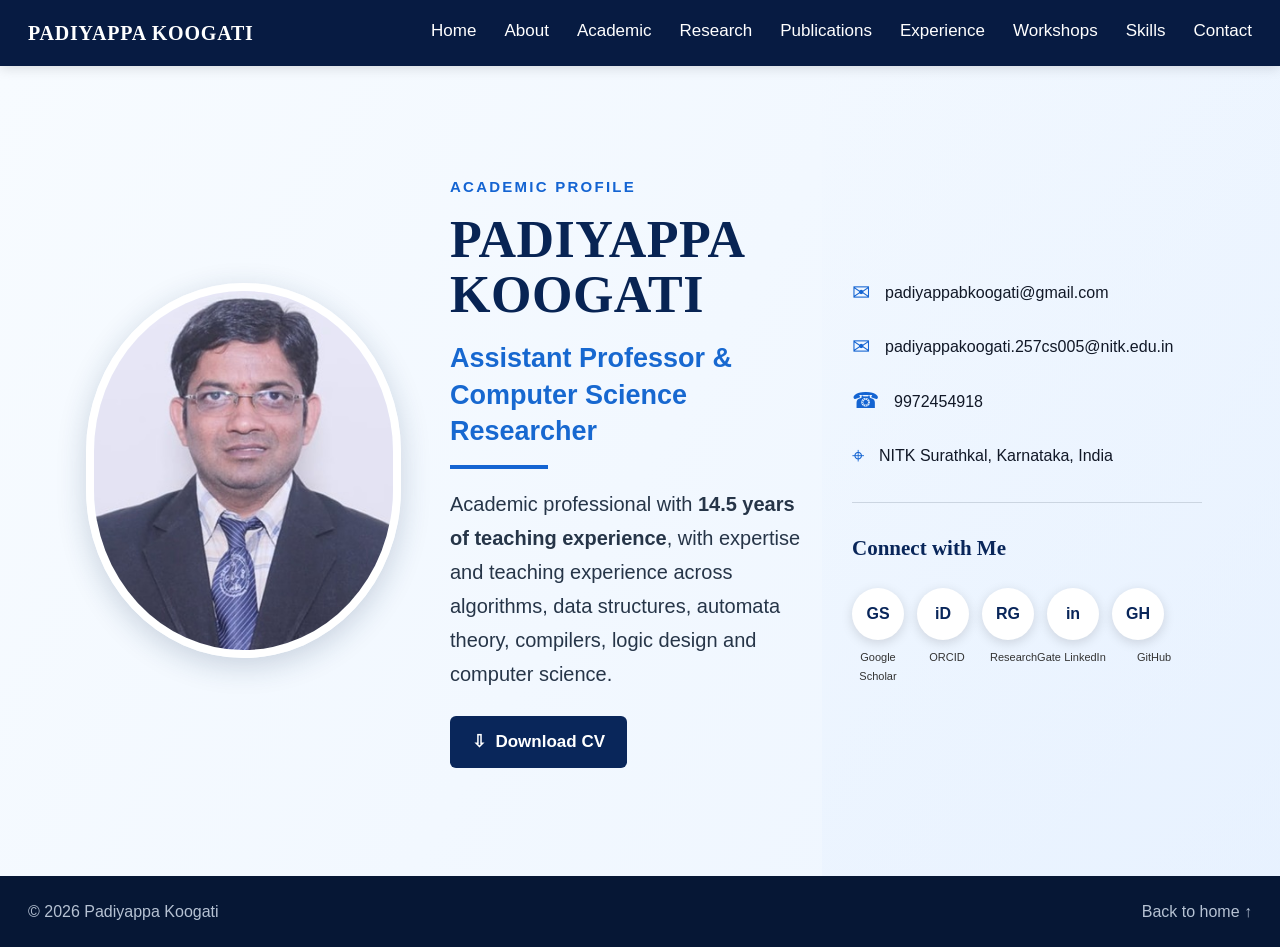
<file: index.html>
<!DOCTYPE html>
<html lang="en">
<head>
<meta charset="UTF-8">
<meta name="viewport" content="width=device-width, initial-scale=1.0">
<meta name="description" content="Academic personal website of Padiyappa Koogati">
<title>Padiyappa Koogati | Home</title>
<link rel="stylesheet" href="style.css">

<style>
body { font-size: 18px !important; line-height: 1.7 !important; }
.nav-links a { font-size: 17px !important; }
.brand { font-size: 20px !important; }
.small-label { font-size: 15px !important; }
.hero h1 { font-size: 52px !important; line-height: 1.05 !important; }
.hero h2 { font-size: 27px !important; line-height: 1.35 !important; }
.hero .intro { font-size: 20px !important; line-height: 1.7 !important; }
.section h2, .contact h2 { font-size: 34px !important; line-height: 1.25 !important; }
.section h3, .contact h3 { font-size: 21px !important; }
p, li { font-size: 18px !important; }
table { font-size: 17px !important; }
th, td { padding: 14px 16px !important; }
.quick-card b { font-size: 17px !important; }
.quick-card small { font-size: 15px !important; }
.interest p, .subjects p, .experience-list p, .experience-list small,
.admin-grid span, .publication p, .pub-grid li, .workshop-grid span,
.skill-block p, .contact-details p, .social-note { font-size: 17px !important; }
.btn { font-size: 17px !important; }
footer { font-size: 16px !important; }

/* Make each menu item a separate page */
.page-section { min-height: calc(100vh - 90px); display:flex; align-items:flex-start; }
</style>

</head>
<body>
<header class="topbar">
<nav class="nav">
<a class="brand" href="home.html">PADIYAPPA KOOGATI</a>
<button class="menu-btn" aria-label="Open menu">☰</button>
<div class="nav-links">
<a href="home.html" class="active">Home</a>
<a href="about.html">About</a>
<a href="academic.html">Academic</a>
<a href="research.html">Research</a>
<a href="publications.html">Publications</a>
<a href="experience.html">Experience</a>
<a href="workshops.html">Workshops</a>
<a href="skills.html">Skills</a>
<a href="contact.html">Contact</a>
</div>
</nav>
</header>
<main>
<section class="page-section hero">
  <div class="hero-inner">
    <div class="portrait-wrap">
      <img src="profile.jpg" alt="Padiyappa Koogati" class="portrait">
    </div>

    <div class="hero-main">
      <p class="small-label">ACADEMIC PROFILE</p>
      <h1>PADIYAPPA<br>KOOGATI</h1>
      <h2>Assistant Professor &amp;<br>Computer Science Researcher</h2>
      <div class="blue-line"></div>
      <p class="intro">
        Academic professional with <strong>14.5 years of teaching experience</strong>,
        with expertise and teaching experience across algorithms, data structures,
        automata theory, compilers, logic design and computer science.
      </p>
      <div class="buttons">
        <a class="btn primary" href="Padiyappa_Koogati_CV.docx" download>⇩&nbsp; Download CV</a>
       
      </div>
    </div>

    <aside class="hero-contact">
      <div class="contact-item"><span>✉</span><a href="mailto:padiyappabkoogati@gmail.com">padiyappabkoogati@gmail.com</a></div>
      <div class="contact-item"><span>✉</span><a href="mailto:padiyappakoogati.257cs005@nitk.edu.in">padiyappakoogati.257cs005@nitk.edu.in</a></div>
      <div class="contact-item"><span>☎</span><a href="tel:+919972454918">9972454918</a></div>
      <div class="contact-item"><span>⌖</span><span>NITK Surathkal, Karnataka, India</span></div>
      <hr>
      <h3>Connect with Me</h3>
      <div class="socials">
        <a href="https://scholar.google.com/citations?user=iHSRL0gAAAAJ&hl=en&authuser=1" title="Google Scholar">GS</a>
        <a href="https://orcid.org/0009-0002-5675-0671" title="ORCID">iD</a>
        <a href="https://www.researchgate.net/profile/Padiyappa-Koogati" title="ResearchGate">RG</a>
        <a href="https://www.linkedin.com/feed/" title="LinkedIn">in</a>
        <a href="https://github.com/Padiyappa" title="GitHub">GH</a>
      </div>
      <div class="social-labels"><span>Google<br>Scholar</span><span>ORCID</span><span>ResearchGate</span><span>LinkedIn</span><span>GitHub</span></div>
      
    </aside>
  </div>
</section>
</main>
<footer><span>© 2026 Padiyappa Koogati</span><a href="home.html">Back to home ↑</a></footer>

<script>
const btn=document.querySelector('.menu-btn');
const nav=document.querySelector('.nav-links');
if (btn) btn.addEventListener('click',()=>nav.classList.toggle('open'));
document.querySelectorAll('.nav-links a').forEach(a=>a.addEventListener('click',()=>nav.classList.remove('open')));
</script>

</body>
</html>
</file>
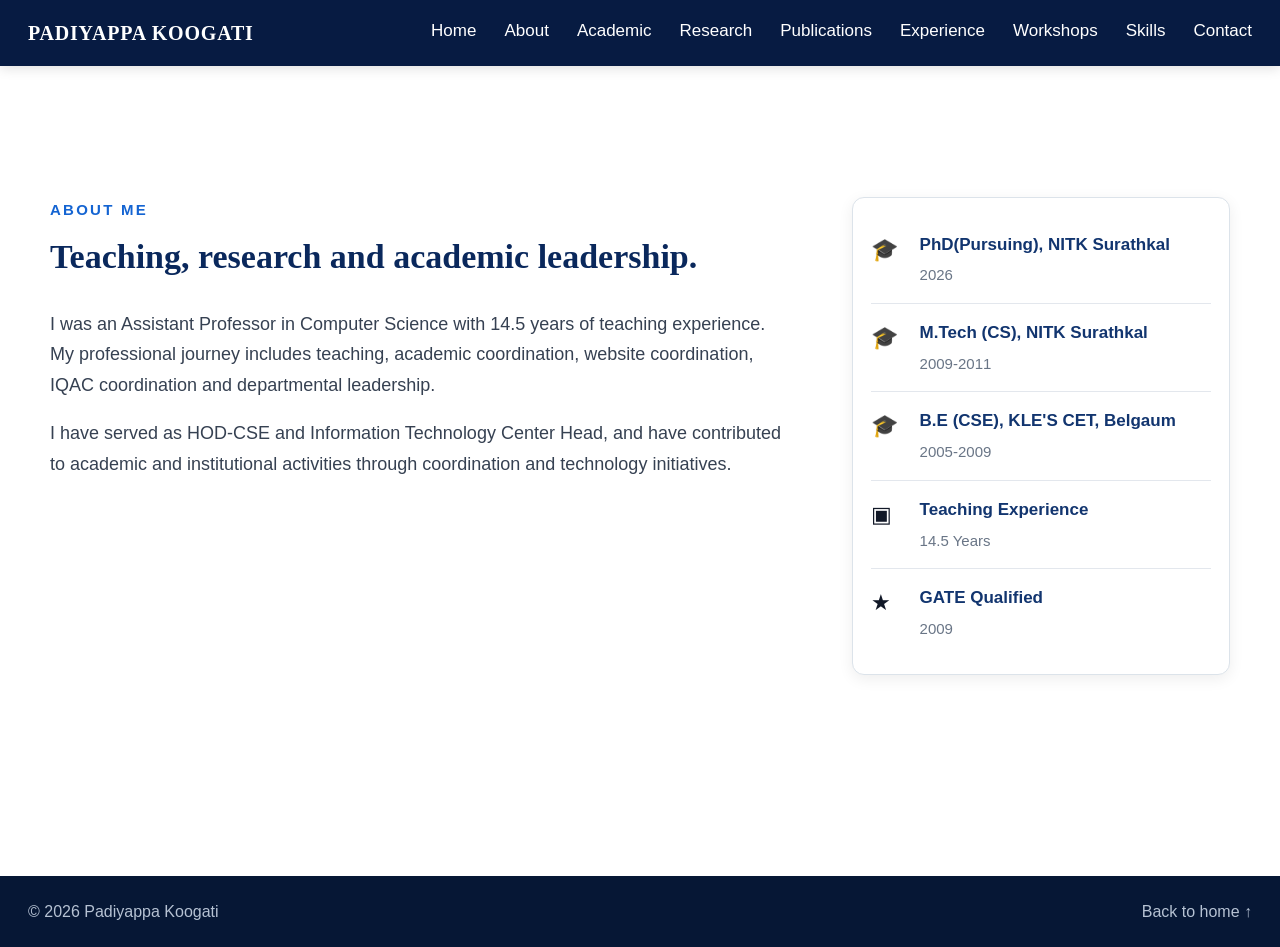
<file: about.html>
<!DOCTYPE html>
<html lang="en">
<head>
<meta charset="UTF-8">
<meta name="viewport" content="width=device-width, initial-scale=1.0">
<meta name="description" content="Academic personal website of Padiyappa Koogati">
<title>Padiyappa Koogati | About</title>
<link rel="stylesheet" href="style.css">

<style>
body { font-size: 18px !important; line-height: 1.7 !important; }
.nav-links a { font-size: 17px !important; }
.brand { font-size: 20px !important; }
.small-label { font-size: 15px !important; }
.hero h1 { font-size: 52px !important; line-height: 1.05 !important; }
.hero h2 { font-size: 27px !important; line-height: 1.35 !important; }
.hero .intro { font-size: 20px !important; line-height: 1.7 !important; }
.section h2, .contact h2 { font-size: 34px !important; line-height: 1.25 !important; }
.section h3, .contact h3 { font-size: 21px !important; }
p, li { font-size: 18px !important; }
table { font-size: 17px !important; }
th, td { padding: 14px 16px !important; }
.quick-card b { font-size: 17px !important; }
.quick-card small { font-size: 15px !important; }
.interest p, .subjects p, .experience-list p, .experience-list small,
.admin-grid span, .publication p, .pub-grid li, .workshop-grid span,
.skill-block p, .contact-details p, .social-note { font-size: 17px !important; }
.btn { font-size: 17px !important; }
footer { font-size: 16px !important; }

/* Make each menu item a separate page */
.page-section { min-height: calc(100vh - 90px); display:flex; align-items:flex-start; }
</style>

</head>
<body>
<header class="topbar">
<nav class="nav">
<a class="brand" href="home.html">PADIYAPPA KOOGATI</a>
<button class="menu-btn" aria-label="Open menu">☰</button>
<div class="nav-links">
<a href="home.html">Home</a>
<a href="about.html" class="active">About</a>
<a href="academic.html">Academic</a>
<a href="research.html">Research</a>
<a href="publications.html">Publications</a>
<a href="experience.html">Experience</a>
<a href="workshops.html">Workshops</a>
<a href="skills.html">Skills</a>
<a href="contact.html">Contact</a>
</div>
</nav>
</header>
<main>
<section class="page-section section about">
  <div class="section-inner about-grid">
    <div>
      <p class="small-label">ABOUT ME</p>
      <h2>Teaching, research and academic leadership.</h2>
      <p class="text">
        I was an Assistant Professor in Computer Science with 14.5 years of teaching
        experience. My professional journey includes teaching, academic coordination,
        website coordination, IQAC coordination and departmental leadership.
      </p>
      <p class="text">
        I have served as HOD-CSE and Information Technology Center Head, and have
        contributed to academic and institutional activities through coordination
        and technology initiatives.
      </p>
    </div>
    <div class="quick-card">
      <div class="quick-row"><span class="icon">🎓</span><div><b>PhD(Pursuing), NITK Surathkal</b><small>2026 </div></div>
      <div class="quick-row"><span class="icon">🎓</span><div><b>M.Tech (CS), NITK Surathkal</b><small>2009-2011 </div></div>
      <div class="quick-row"><span class="icon">🎓</span><div><b>B.E (CSE), KLE'S CET, Belgaum</b><small>2005-2009 </div></div>
      <div class="quick-row"><span class="icon">▣</span><div><b>Teaching Experience</b><small>14.5 Years</small></div></div>
      <div class="quick-row"><span class="icon">★</span><div><b>GATE Qualified</b><small>2009</small></div></div>
    </div>
  </div>
</section>
</main>
<footer><span>© 2026 Padiyappa Koogati</span><a href="home.html">Back to home ↑</a></footer>

<script>
const btn=document.querySelector('.menu-btn');
const nav=document.querySelector('.nav-links');
if (btn) btn.addEventListener('click',()=>nav.classList.toggle('open'));
document.querySelectorAll('.nav-links a').forEach(a=>a.addEventListener('click',()=>nav.classList.remove('open')));
</script>

</body>
</html>
</file>
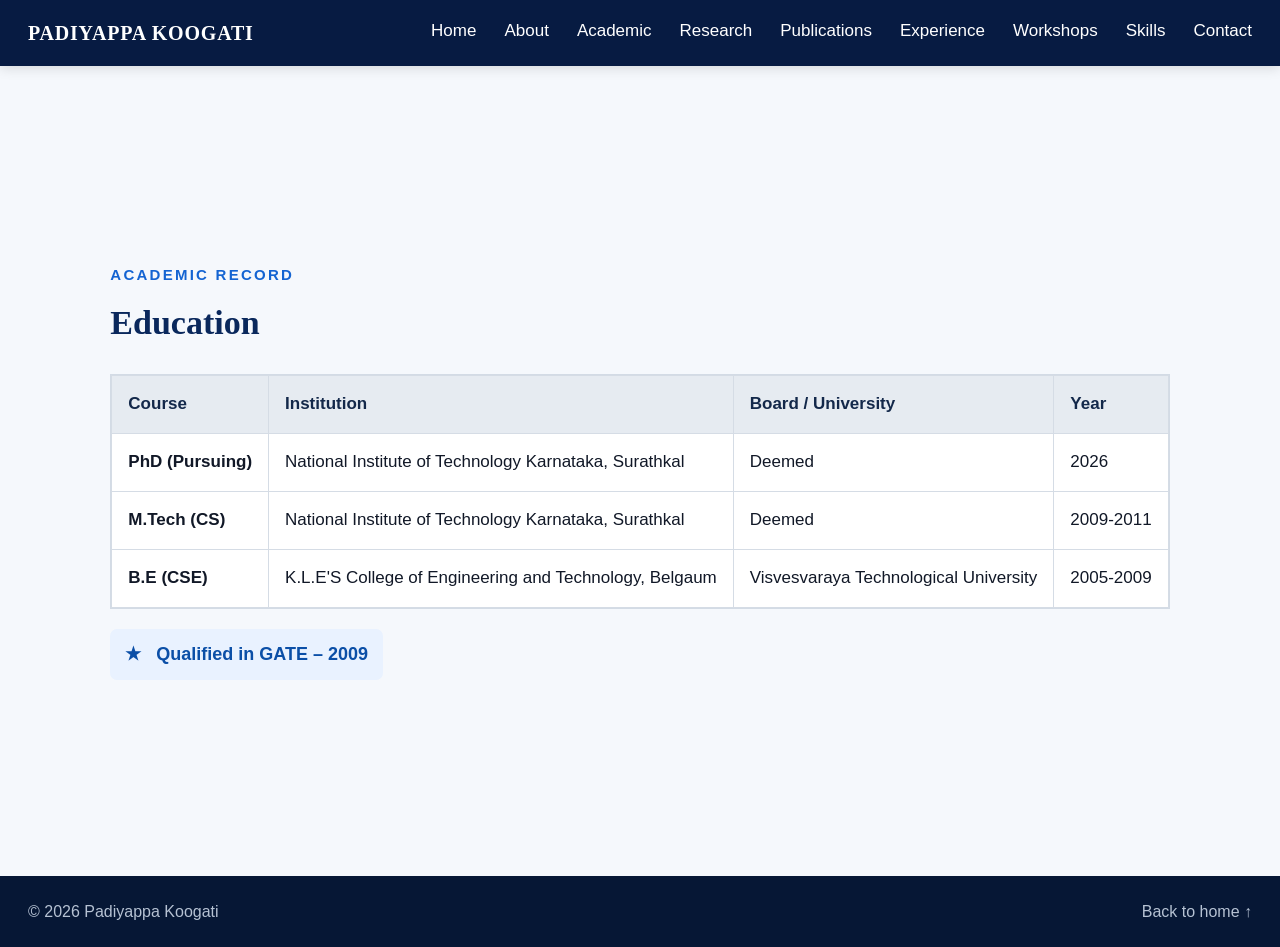
<file: academic.html>
<!DOCTYPE html>
<html lang="en">
<head>
<meta charset="UTF-8">
<meta name="viewport" content="width=device-width, initial-scale=1.0">
<meta name="description" content="Academic personal website of Padiyappa Koogati">
<title>Padiyappa Koogati | Academic</title>
<link rel="stylesheet" href="style.css">

<style>
body { font-size: 18px !important; line-height: 1.7 !important; }
.nav-links a { font-size: 17px !important; }
.brand { font-size: 20px !important; }
.small-label { font-size: 15px !important; }
.hero h1 { font-size: 52px !important; line-height: 1.05 !important; }
.hero h2 { font-size: 27px !important; line-height: 1.35 !important; }
.hero .intro { font-size: 20px !important; line-height: 1.7 !important; }
.section h2, .contact h2 { font-size: 34px !important; line-height: 1.25 !important; }
.section h3, .contact h3 { font-size: 21px !important; }
p, li { font-size: 18px !important; }
table { font-size: 17px !important; }
th, td { padding: 14px 16px !important; }
.quick-card b { font-size: 17px !important; }
.quick-card small { font-size: 15px !important; }
.interest p, .subjects p, .experience-list p, .experience-list small,
.admin-grid span, .publication p, .pub-grid li, .workshop-grid span,
.skill-block p, .contact-details p, .social-note { font-size: 17px !important; }
.btn { font-size: 17px !important; }
footer { font-size: 16px !important; }

/* Make each menu item a separate page */
.page-section { min-height: calc(100vh - 90px); display:flex; align-items:flex-start; }
</style>

</head>
<body>
<header class="topbar">
<nav class="nav">
<a class="brand" href="home.html">PADIYAPPA KOOGATI</a>
<button class="menu-btn" aria-label="Open menu">☰</button>
<div class="nav-links">
<a href="home.html">Home</a>
<a href="about.html">About</a>
<a href="academic.html" class="active">Academic</a>
<a href="research.html">Research</a>
<a href="publications.html">Publications</a>
<a href="experience.html">Experience</a>
<a href="workshops.html">Workshops</a>
<a href="skills.html">Skills</a>
<a href="contact.html">Contact</a>
</div>
</nav>
</header>
<main>
<section class="page-section section light">
  <div class="section-inner">
    <p class="small-label">ACADEMIC RECORD</p>
    <h2>Education</h2>
    <div class="table-wrap">
      <table>
        <thead><tr><th>Course</th><th>Institution</th><th>Board / University</th><th>Year</th></tr></thead>
        <tbody>
          <tr><td>PhD (Pursuing)</td><td>National Institute of Technology Karnataka, Surathkal</td><td>Deemed</td><td>2026</td></tr>
          <tr><td>M.Tech (CS)</td><td>National Institute of Technology Karnataka, Surathkal</td><td>Deemed</td><td>2009-2011</td></tr>
          <tr><td>B.E (CSE)</td><td>K.L.E'S College of Engineering and Technology, Belgaum</td><td>Visvesvaraya Technological University</td><td>2005-2009</td></tr>
        </tbody>
      </table>
    </div>
    <div class="gate">★ &nbsp; Qualified in GATE – 2009</div>
  </div>
</section>
</main>
<footer><span>© 2026 Padiyappa Koogati</span><a href="home.html">Back to home ↑</a></footer>

<script>
const btn=document.querySelector('.menu-btn');
const nav=document.querySelector('.nav-links');
if (btn) btn.addEventListener('click',()=>nav.classList.toggle('open'));
document.querySelectorAll('.nav-links a').forEach(a=>a.addEventListener('click',()=>nav.classList.remove('open')));
</script>

</body>
</html>
</file>
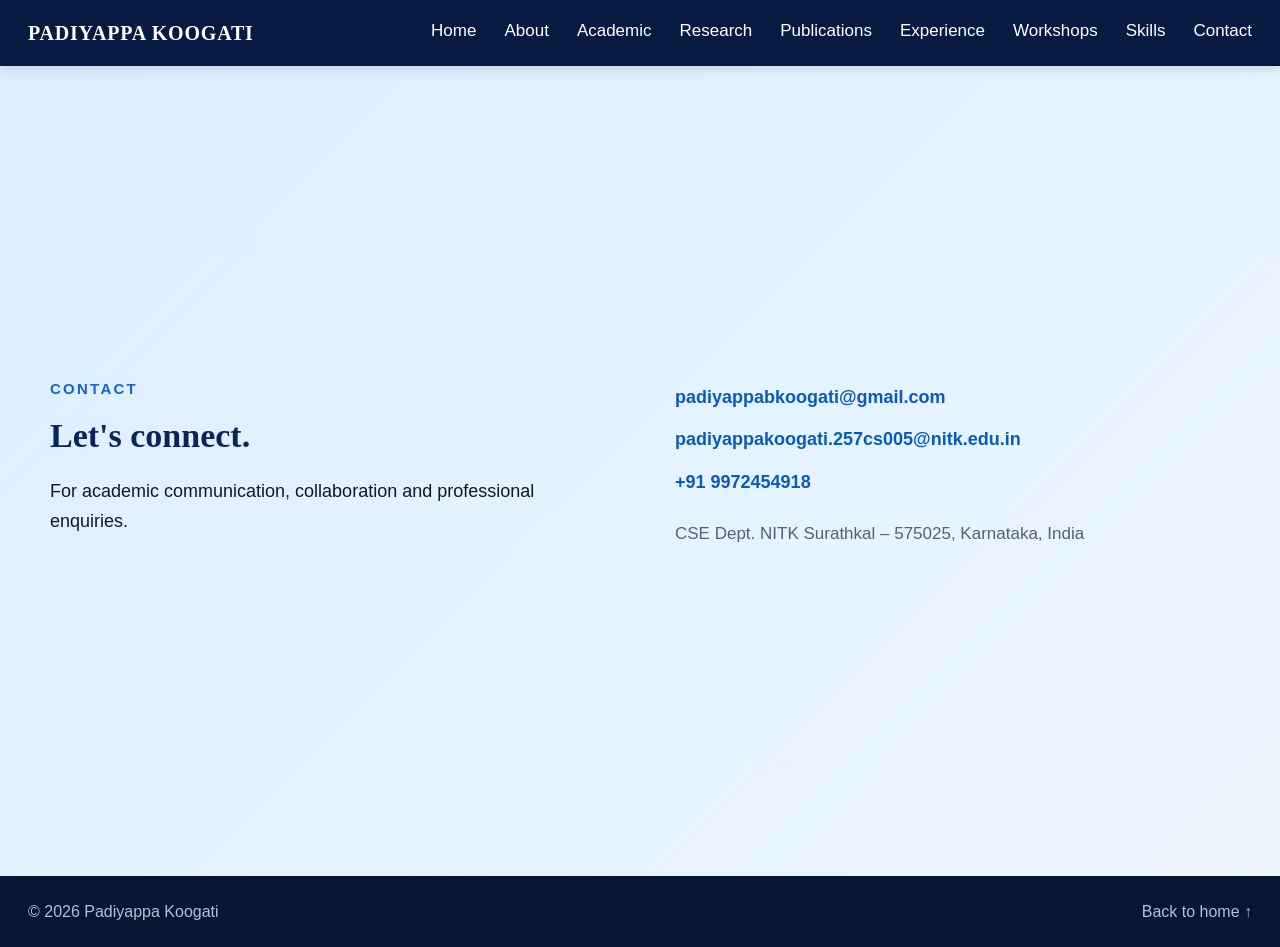
<file: contact.html>
<!DOCTYPE html>
<html lang="en">
<head>
<meta charset="UTF-8">
<meta name="viewport" content="width=device-width, initial-scale=1.0">
<meta name="description" content="Academic personal website of Padiyappa Koogati">
<title>Padiyappa Koogati | Contact</title>
<link rel="stylesheet" href="style.css">

<style>
body { font-size: 18px !important; line-height: 1.7 !important; }
.nav-links a { font-size: 17px !important; }
.brand { font-size: 20px !important; }
.small-label { font-size: 15px !important; }
.hero h1 { font-size: 52px !important; line-height: 1.05 !important; }
.hero h2 { font-size: 27px !important; line-height: 1.35 !important; }
.hero .intro { font-size: 20px !important; line-height: 1.7 !important; }
.section h2, .contact h2 { font-size: 34px !important; line-height: 1.25 !important; }
.section h3, .contact h3 { font-size: 21px !important; }
p, li { font-size: 18px !important; }
table { font-size: 17px !important; }
th, td { padding: 14px 16px !important; }
.quick-card b { font-size: 17px !important; }
.quick-card small { font-size: 15px !important; }
.interest p, .subjects p, .experience-list p, .experience-list small,
.admin-grid span, .publication p, .pub-grid li, .workshop-grid span,
.skill-block p, .contact-details p, .social-note { font-size: 17px !important; }
.btn { font-size: 17px !important; }
footer { font-size: 16px !important; }

/* Make each menu item a separate page */
.page-section { min-height: calc(100vh - 90px); display:flex; align-items:flex-start; }
</style>

</head>
<body>
<header class="topbar">
<nav class="nav">
<a class="brand" href="home.html">PADIYAPPA KOOGATI</a>
<button class="menu-btn" aria-label="Open menu">☰</button>
<div class="nav-links">
<a href="home.html">Home</a>
<a href="about.html">About</a>
<a href="academic.html">Academic</a>
<a href="research.html">Research</a>
<a href="publications.html">Publications</a>
<a href="experience.html">Experience</a>
<a href="workshops.html">Workshops</a>
<a href="skills.html">Skills</a>
<a href="contact.html" class="active">Contact</a>
</div>
</nav>
</header>
<main>
<section class="page-section contact">
  <div class="contact-inner">
    <div>
      <p class="small-label">CONTACT</p>
      <h2>Let's connect.</h2>
      <p>For academic communication, collaboration and professional enquiries.</p>
    </div>
    <div class="contact-details">
      <a href="mailto:padiyappabkoogati@gmail.com">padiyappabkoogati@gmail.com</a>
      <a href="mailto:padiyappakoogati.257cs005@nitk.edu.in">padiyappakoogati.257cs005@nitk.edu.in</a>
      <a href="tel:+919972454918">+91 9972454918</a>
      <p>CSE Dept. NITK Surathkal – 575025, Karnataka, India</p>
    </div>
  </div>
</section>
</main>
<footer><span>© 2026 Padiyappa Koogati</span><a href="home.html">Back to home ↑</a></footer>

<script>
const btn=document.querySelector('.menu-btn');
const nav=document.querySelector('.nav-links');
if (btn) btn.addEventListener('click',()=>nav.classList.toggle('open'));
document.querySelectorAll('.nav-links a').forEach(a=>a.addEventListener('click',()=>nav.classList.remove('open')));
</script>

</body>
</html>
</file>
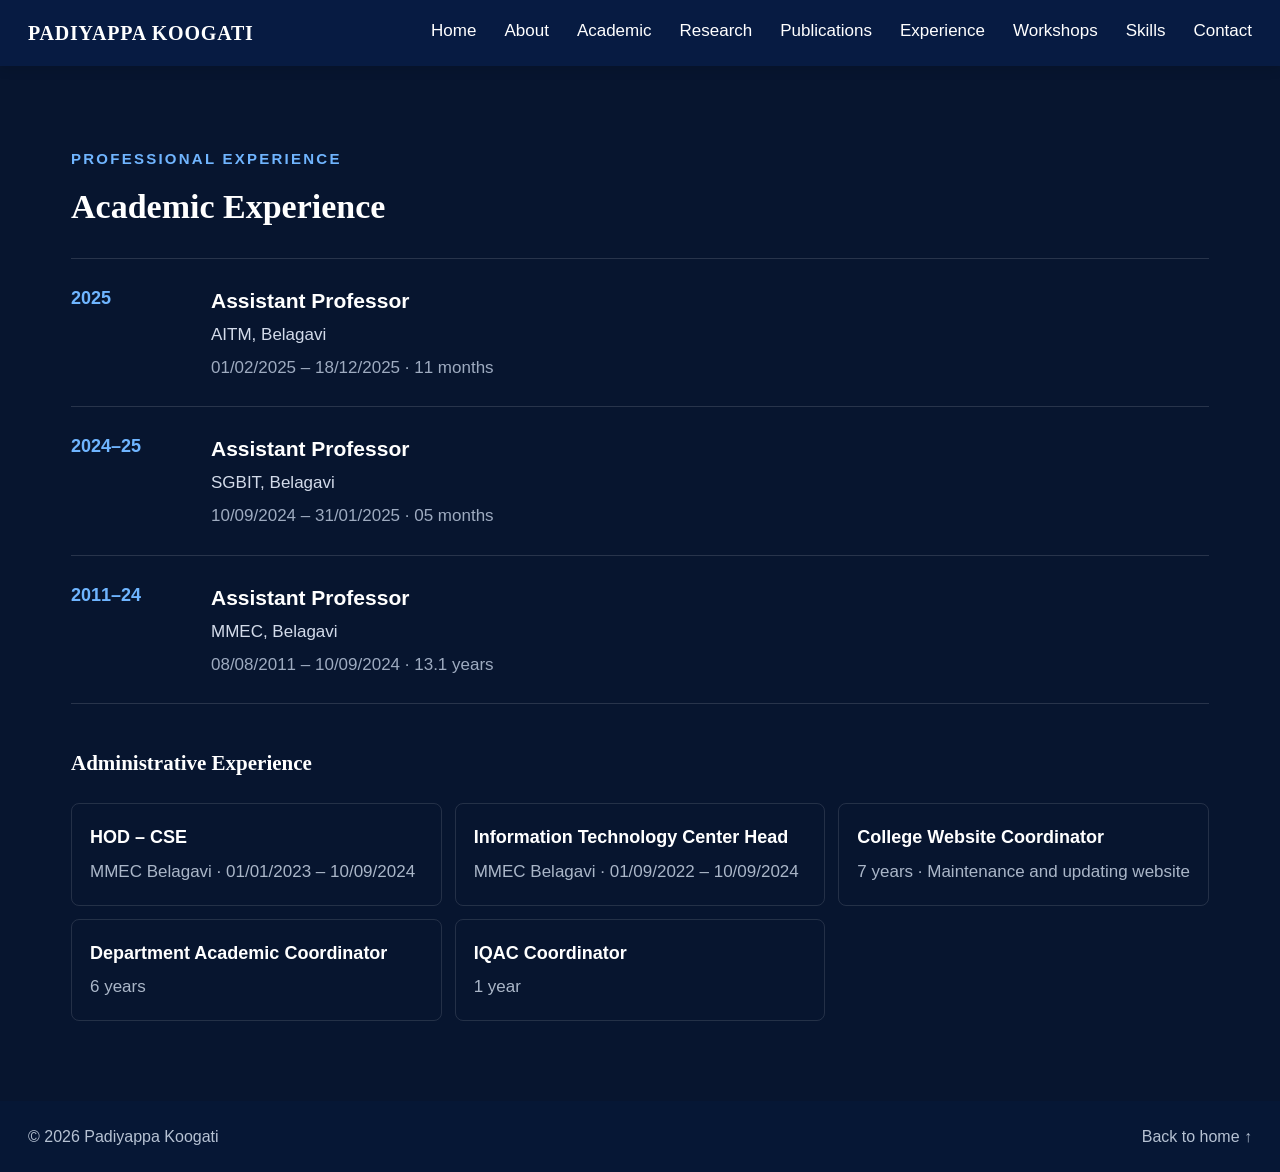
<file: experience.html>
<!DOCTYPE html>
<html lang="en">
<head>
<meta charset="UTF-8">
<meta name="viewport" content="width=device-width, initial-scale=1.0">
<meta name="description" content="Academic personal website of Padiyappa Koogati">
<title>Padiyappa Koogati | Experience</title>
<link rel="stylesheet" href="style.css">

<style>
body { font-size: 18px !important; line-height: 1.7 !important; }
.nav-links a { font-size: 17px !important; }
.brand { font-size: 20px !important; }
.small-label { font-size: 15px !important; }
.hero h1 { font-size: 52px !important; line-height: 1.05 !important; }
.hero h2 { font-size: 27px !important; line-height: 1.35 !important; }
.hero .intro { font-size: 20px !important; line-height: 1.7 !important; }
.section h2, .contact h2 { font-size: 34px !important; line-height: 1.25 !important; }
.section h3, .contact h3 { font-size: 21px !important; }
p, li { font-size: 18px !important; }
table { font-size: 17px !important; }
th, td { padding: 14px 16px !important; }
.quick-card b { font-size: 17px !important; }
.quick-card small { font-size: 15px !important; }
.interest p, .subjects p, .experience-list p, .experience-list small,
.admin-grid span, .publication p, .pub-grid li, .workshop-grid span,
.skill-block p, .contact-details p, .social-note { font-size: 17px !important; }
.btn { font-size: 17px !important; }
footer { font-size: 16px !important; }

/* Make each menu item a separate page */
.page-section { min-height: calc(100vh - 90px); display:flex; align-items:flex-start; }
</style>

</head>
<body>
<header class="topbar">
<nav class="nav">
<a class="brand" href="home.html">PADIYAPPA KOOGATI</a>
<button class="menu-btn" aria-label="Open menu">☰</button>
<div class="nav-links">
<a href="home.html">Home</a>
<a href="about.html">About</a>
<a href="academic.html">Academic</a>
<a href="research.html">Research</a>
<a href="publications.html">Publications</a>
<a href="experience.html" class="active">Experience</a>
<a href="workshops.html">Workshops</a>
<a href="skills.html">Skills</a>
<a href="contact.html">Contact</a>
</div>
</nav>
</header>
<main>
<section class="page-section section dark">
  <div class="section-inner">
    <p class="small-label">PROFESSIONAL EXPERIENCE</p>
    <h2>Academic Experience</h2>
    <div class="experience-list">
      <article><div class="year">2025</div><div><h3>Assistant Professor</h3><p>AITM, Belagavi</p><small>01/02/2025 – 18/12/2025 · 11 months</small></div></article>
      <article><div class="year">2024–25</div><div><h3>Assistant Professor</h3><p>SGBIT, Belagavi</p><small>10/09/2024 – 31/01/2025 · 05 months</small></div></article>
      <article><div class="year">2011–24</div><div><h3>Assistant Professor</h3><p>MMEC, Belagavi</p><small>08/08/2011 – 10/09/2024 · 13.1 years</small></div></article>
    </div>
    <h3 class="subheading">Administrative Experience</h3>
    <div class="admin-grid">
      <div><b>HOD – CSE</b><span>MMEC Belagavi · 01/01/2023 – 10/09/2024</span></div>
      <div><b>Information Technology Center Head</b><span>MMEC Belagavi · 01/09/2022 – 10/09/2024</span></div>
      <div><b>College Website Coordinator</b><span>7 years · Maintenance and updating website</span></div>
      <div><b>Department Academic Coordinator</b><span>6 years</span></div>
      <div><b>IQAC Coordinator</b><span>1 year</span></div>
    </div>
  </div>
</section>
</main>
<footer><span>© 2026 Padiyappa Koogati</span><a href="home.html">Back to home ↑</a></footer>

<script>
const btn=document.querySelector('.menu-btn');
const nav=document.querySelector('.nav-links');
if (btn) btn.addEventListener('click',()=>nav.classList.toggle('open'));
document.querySelectorAll('.nav-links a').forEach(a=>a.addEventListener('click',()=>nav.classList.remove('open')));
</script>

</body>
</html>
</file>
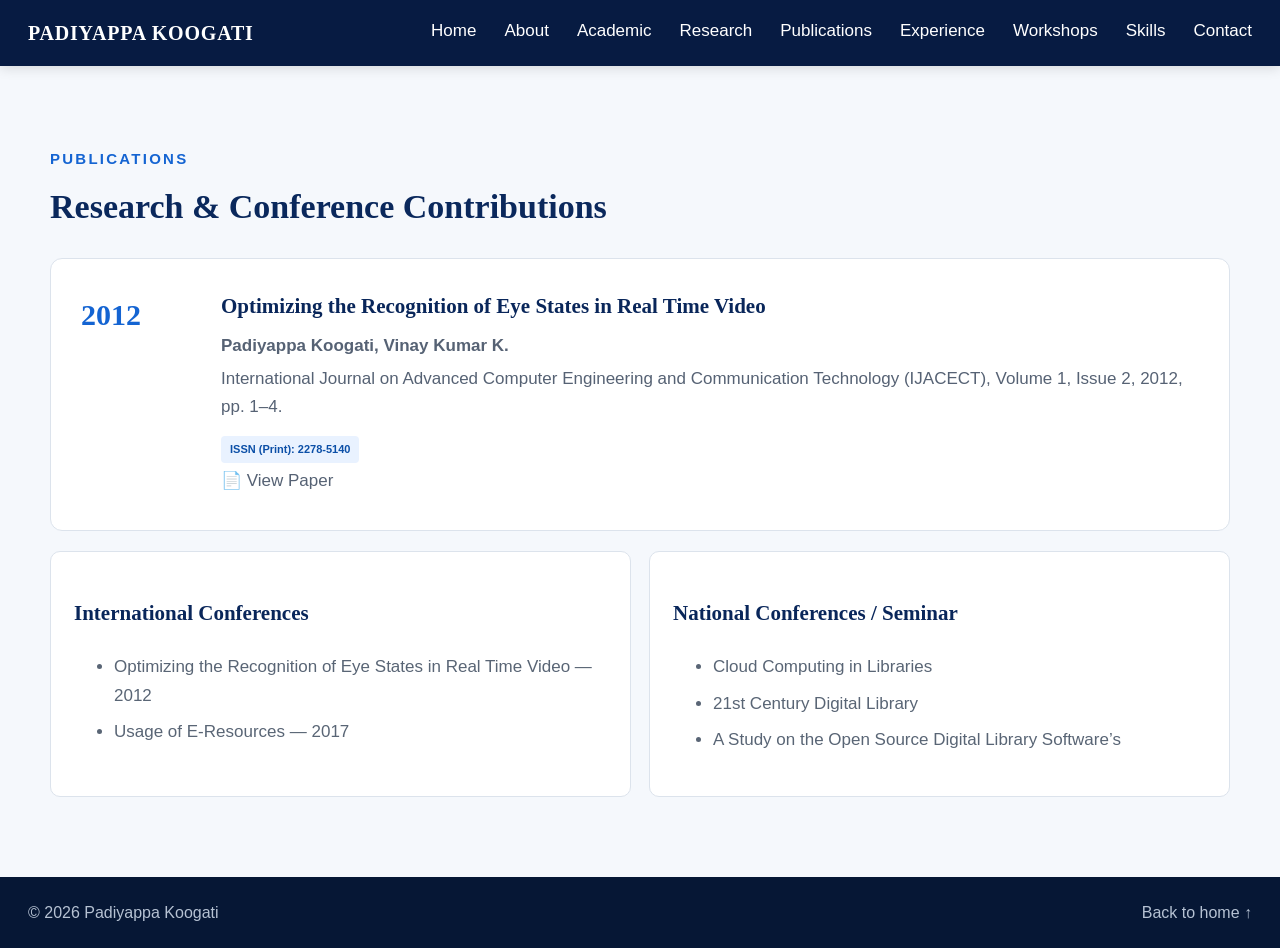
<file: publications.html>
<!DOCTYPE html>
<html lang="en">
<head>
<meta charset="UTF-8">
<meta name="viewport" content="width=device-width, initial-scale=1.0">
<meta name="description" content="Academic personal website of Padiyappa Koogati">
<title>Padiyappa Koogati | Publications</title>
<link rel="stylesheet" href="style.css">

<style>
body { font-size: 18px !important; line-height: 1.7 !important; }
.nav-links a { font-size: 17px !important; }
.brand { font-size: 20px !important; }
.small-label { font-size: 15px !important; }
.hero h1 { font-size: 52px !important; line-height: 1.05 !important; }
.hero h2 { font-size: 27px !important; line-height: 1.35 !important; }
.hero .intro { font-size: 20px !important; line-height: 1.7 !important; }
.section h2, .contact h2 { font-size: 34px !important; line-height: 1.25 !important; }
.section h3, .contact h3 { font-size: 21px !important; }
p, li { font-size: 18px !important; }
table { font-size: 17px !important; }
th, td { padding: 14px 16px !important; }
.quick-card b { font-size: 17px !important; }
.quick-card small { font-size: 15px !important; }
.interest p, .subjects p, .experience-list p, .experience-list small,
.admin-grid span, .publication p, .pub-grid li, .workshop-grid span,
.skill-block p, .contact-details p, .social-note { font-size: 17px !important; }
.btn { font-size: 17px !important; }
footer { font-size: 16px !important; }

/* Make each menu item a separate page */
.page-section { min-height: calc(100vh - 90px); display:flex; align-items:flex-start; }
</style>

</head>
<body>
<header class="topbar">
<nav class="nav">
<a class="brand" href="home.html">PADIYAPPA KOOGATI</a>
<button class="menu-btn" aria-label="Open menu">☰</button>
<div class="nav-links">
<a href="home.html">Home</a>
<a href="about.html">About</a>
<a href="academic.html">Academic</a>
<a href="research.html">Research</a>
<a href="publications.html" class="active">Publications</a>
<a href="experience.html">Experience</a>
<a href="workshops.html">Workshops</a>
<a href="skills.html">Skills</a>
<a href="contact.html">Contact</a>
</div>
</nav>
</header>
<main>
<section class="page-section section light">
  <div class="section-inner">
    <p class="small-label">PUBLICATIONS</p>
    <h2>Research &amp; Conference Contributions</h2>
    <article class="publication">
  <div class="pub-year">2012</div>

  <div>
    <h3>Optimizing the Recognition of Eye States in Real Time Video</h3>

    <p><b>Padiyappa Koogati, Vinay Kumar K.</b></p>

    <p>
      International Journal on Advanced Computer Engineering and Communication
      Technology (IJACECT), Volume 1, Issue 2, 2012, pp. 1–4.
    </p>

    <span class="tag">ISSN (Print): 2278-5140</span>

    <p>
      <a href="http://www.irdindia.in/journal_ijacect/pdf/vol1_iss2/1.pdf" target="_blank" class="paper-link">
        📄 View Paper
      </a>
    </p>
  </div>
</article>
    <div class="pub-grid">
      <div><h3>International Conferences</h3><ul><li>Optimizing the Recognition of Eye States in Real Time Video — 2012</li><li>Usage of E-Resources — 2017</li></ul></div>
      <div><h3>National Conferences / Seminar</h3><ul><li>Cloud Computing in Libraries</li><li>21st Century Digital Library</li><li>A Study on the Open Source Digital Library Software’s</li></ul></div>
    </div>
  </div>
</section>
</main>
<footer><span>© 2026 Padiyappa Koogati</span><a href="home.html">Back to home ↑</a></footer>

<script>
const btn=document.querySelector('.menu-btn');
const nav=document.querySelector('.nav-links');
if (btn) btn.addEventListener('click',()=>nav.classList.toggle('open'));
document.querySelectorAll('.nav-links a').forEach(a=>a.addEventListener('click',()=>nav.classList.remove('open')));
</script>

</body>
</html>
</file>
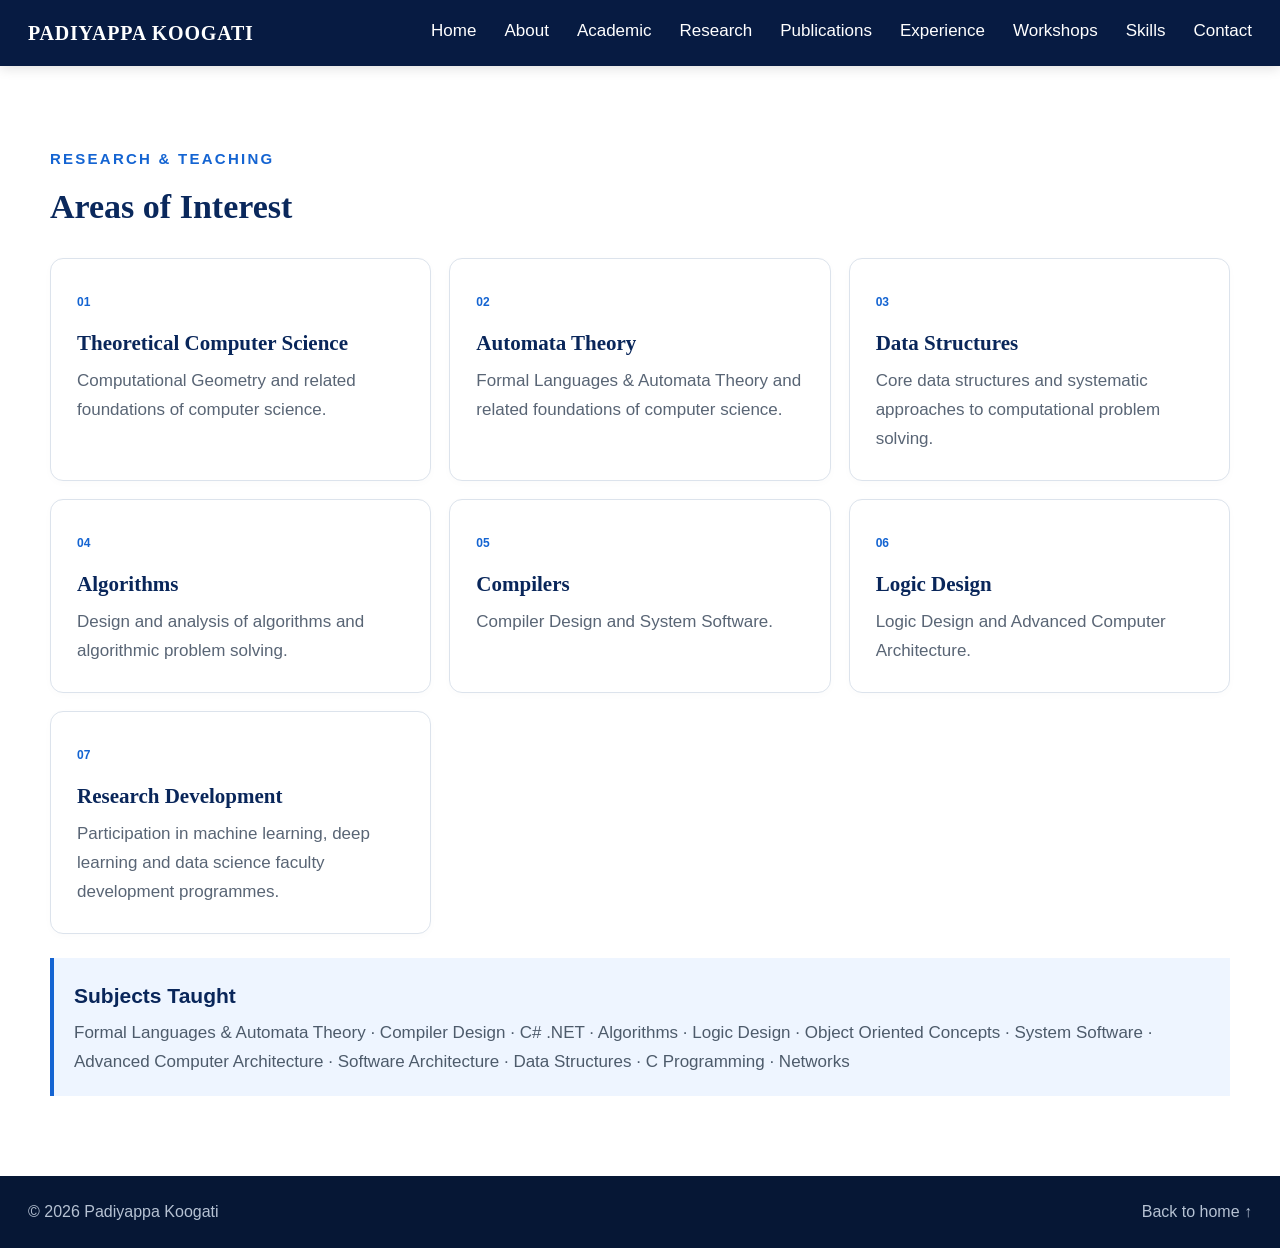
<file: research.html>
<!DOCTYPE html>
<html lang="en">
<head>
<meta charset="UTF-8">
<meta name="viewport" content="width=device-width, initial-scale=1.0">
<meta name="description" content="Academic personal website of Padiyappa Koogati">
<title>Padiyappa Koogati | Research</title>
<link rel="stylesheet" href="style.css">

<style>
body { font-size: 18px !important; line-height: 1.7 !important; }
.nav-links a { font-size: 17px !important; }
.brand { font-size: 20px !important; }
.small-label { font-size: 15px !important; }
.hero h1 { font-size: 52px !important; line-height: 1.05 !important; }
.hero h2 { font-size: 27px !important; line-height: 1.35 !important; }
.hero .intro { font-size: 20px !important; line-height: 1.7 !important; }
.section h2, .contact h2 { font-size: 34px !important; line-height: 1.25 !important; }
.section h3, .contact h3 { font-size: 21px !important; }
p, li { font-size: 18px !important; }
table { font-size: 17px !important; }
th, td { padding: 14px 16px !important; }
.quick-card b { font-size: 17px !important; }
.quick-card small { font-size: 15px !important; }
.interest p, .subjects p, .experience-list p, .experience-list small,
.admin-grid span, .publication p, .pub-grid li, .workshop-grid span,
.skill-block p, .contact-details p, .social-note { font-size: 17px !important; }
.btn { font-size: 17px !important; }
footer { font-size: 16px !important; }

/* Make each menu item a separate page */
.page-section { min-height: calc(100vh - 90px); display:flex; align-items:flex-start; }
</style>

</head>
<body>
<header class="topbar">
<nav class="nav">
<a class="brand" href="home.html">PADIYAPPA KOOGATI</a>
<button class="menu-btn" aria-label="Open menu">☰</button>
<div class="nav-links">
<a href="home.html">Home</a>
<a href="about.html">About</a>
<a href="academic.html">Academic</a>
<a href="research.html" class="active">Research</a>
<a href="publications.html">Publications</a>
<a href="experience.html">Experience</a>
<a href="workshops.html">Workshops</a>
<a href="skills.html">Skills</a>
<a href="contact.html">Contact</a>
</div>
</nav>
</header>
<main>
<section class="page-section section">
  <div class="section-inner">
    <p class="small-label">RESEARCH &amp; TEACHING</p>
    <h2>Areas of Interest</h2>
    <div class="interest-grid">
      <div class="interest"><span>01</span><h3>Theoretical Computer Science</h3><p>Computational Geometry and related foundations of computer science.</p></div>
      <div class="interest"><span>02</span><h3>Automata Theory</h3><p>Formal Languages &amp; Automata Theory and related foundations of computer science.</p></div>
      <div class="interest"><span>03</span><h3>Data Structures</h3><p>Core data structures and systematic approaches to computational problem solving.</p></div>
      <div class="interest"><span>04</span><h3>Algorithms</h3><p>Design and analysis of algorithms and algorithmic problem solving.</p></div>
      <div class="interest"><span>05</span><h3>Compilers</h3><p>Compiler Design and System Software.</p></div>
      <div class="interest"><span>06</span><h3>Logic Design</h3><p>Logic Design and Advanced Computer Architecture.</p></div>
      <div class="interest"><span>07</span><h3>Research Development</h3><p>Participation in machine learning, deep learning and data science faculty development programmes.</p></div>
    </div>
    <div class="subjects">
      <h3>Subjects Taught</h3>
      <p>Formal Languages &amp; Automata Theory · Compiler Design · C# .NET · Algorithms · Logic Design · Object Oriented Concepts · System Software · Advanced Computer Architecture · Software Architecture · Data Structures · C Programming · Networks</p>
    </div>
  </div>
</section>
</main>
<footer><span>© 2026 Padiyappa Koogati</span><a href="home.html">Back to home ↑</a></footer>

<script>
const btn=document.querySelector('.menu-btn');
const nav=document.querySelector('.nav-links');
if (btn) btn.addEventListener('click',()=>nav.classList.toggle('open'));
document.querySelectorAll('.nav-links a').forEach(a=>a.addEventListener('click',()=>nav.classList.remove('open')));
</script>

</body>
</html>
</file>
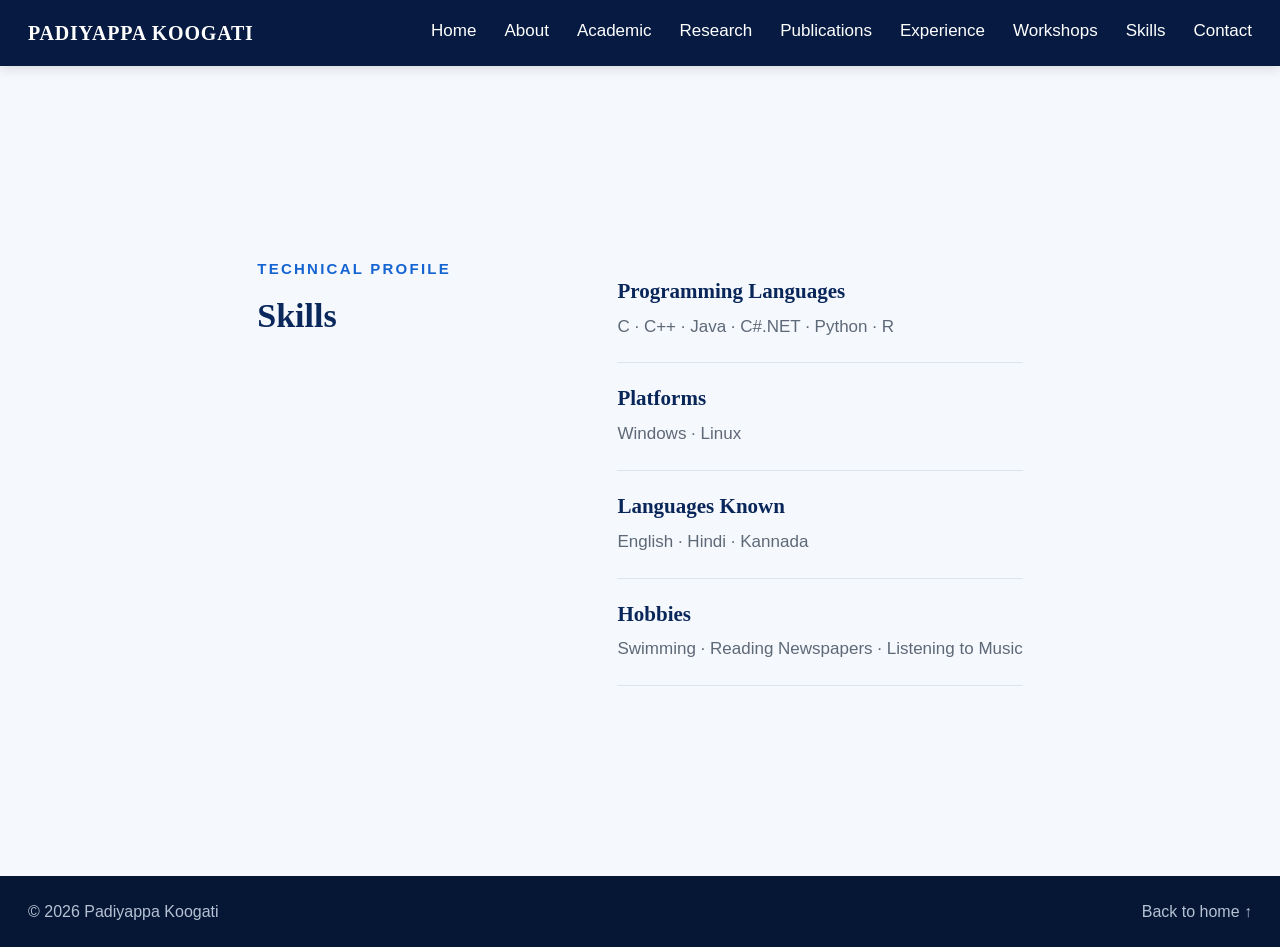
<file: skills.html>
<!DOCTYPE html>
<html lang="en">
<head>
<meta charset="UTF-8">
<meta name="viewport" content="width=device-width, initial-scale=1.0">
<meta name="description" content="Academic personal website of Padiyappa Koogati">
<title>Padiyappa Koogati | Skills</title>
<link rel="stylesheet" href="style.css">

<style>
body { font-size: 18px !important; line-height: 1.7 !important; }
.nav-links a { font-size: 17px !important; }
.brand { font-size: 20px !important; }
.small-label { font-size: 15px !important; }
.hero h1 { font-size: 52px !important; line-height: 1.05 !important; }
.hero h2 { font-size: 27px !important; line-height: 1.35 !important; }
.hero .intro { font-size: 20px !important; line-height: 1.7 !important; }
.section h2, .contact h2 { font-size: 34px !important; line-height: 1.25 !important; }
.section h3, .contact h3 { font-size: 21px !important; }
p, li { font-size: 18px !important; }
table { font-size: 17px !important; }
th, td { padding: 14px 16px !important; }
.quick-card b { font-size: 17px !important; }
.quick-card small { font-size: 15px !important; }
.interest p, .subjects p, .experience-list p, .experience-list small,
.admin-grid span, .publication p, .pub-grid li, .workshop-grid span,
.skill-block p, .contact-details p, .social-note { font-size: 17px !important; }
.btn { font-size: 17px !important; }
footer { font-size: 16px !important; }

/* Make each menu item a separate page */
.page-section { min-height: calc(100vh - 90px); display:flex; align-items:flex-start; }
</style>

</head>
<body>
<header class="topbar">
<nav class="nav">
<a class="brand" href="home.html">PADIYAPPA KOOGATI</a>
<button class="menu-btn" aria-label="Open menu">☰</button>
<div class="nav-links">
<a href="home.html">Home</a>
<a href="about.html">About</a>
<a href="academic.html">Academic</a>
<a href="research.html">Research</a>
<a href="publications.html">Publications</a>
<a href="experience.html">Experience</a>
<a href="workshops.html">Workshops</a>
<a href="skills.html" class="active">Skills</a>
<a href="contact.html">Contact</a>
</div>
</nav>
</header>
<main>
<section class="page-section section light">
  <div class="section-inner skills-grid">
    <div><p class="small-label">TECHNICAL PROFILE</p><h2>Skills</h2></div>
    <div>
      <div class="skill-block"><h3>Programming Languages</h3><p>C · C++ · Java · C#.NET · Python · R</p></div>
      <div class="skill-block"><h3>Platforms</h3><p>Windows · Linux</p></div>
      <div class="skill-block"><h3>Languages Known</h3><p>English · Hindi · Kannada</p></div>
      <div class="skill-block"><h3>Hobbies</h3><p>Swimming · Reading Newspapers · Listening to Music</p></div>
    </div>
  </div>
</section>
</main>
<footer><span>© 2026 Padiyappa Koogati</span><a href="home.html">Back to home ↑</a></footer>

<script>
const btn=document.querySelector('.menu-btn');
const nav=document.querySelector('.nav-links');
if (btn) btn.addEventListener('click',()=>nav.classList.toggle('open'));
document.querySelectorAll('.nav-links a').forEach(a=>a.addEventListener('click',()=>nav.classList.remove('open')));
</script>

</body>
</html>
</file>
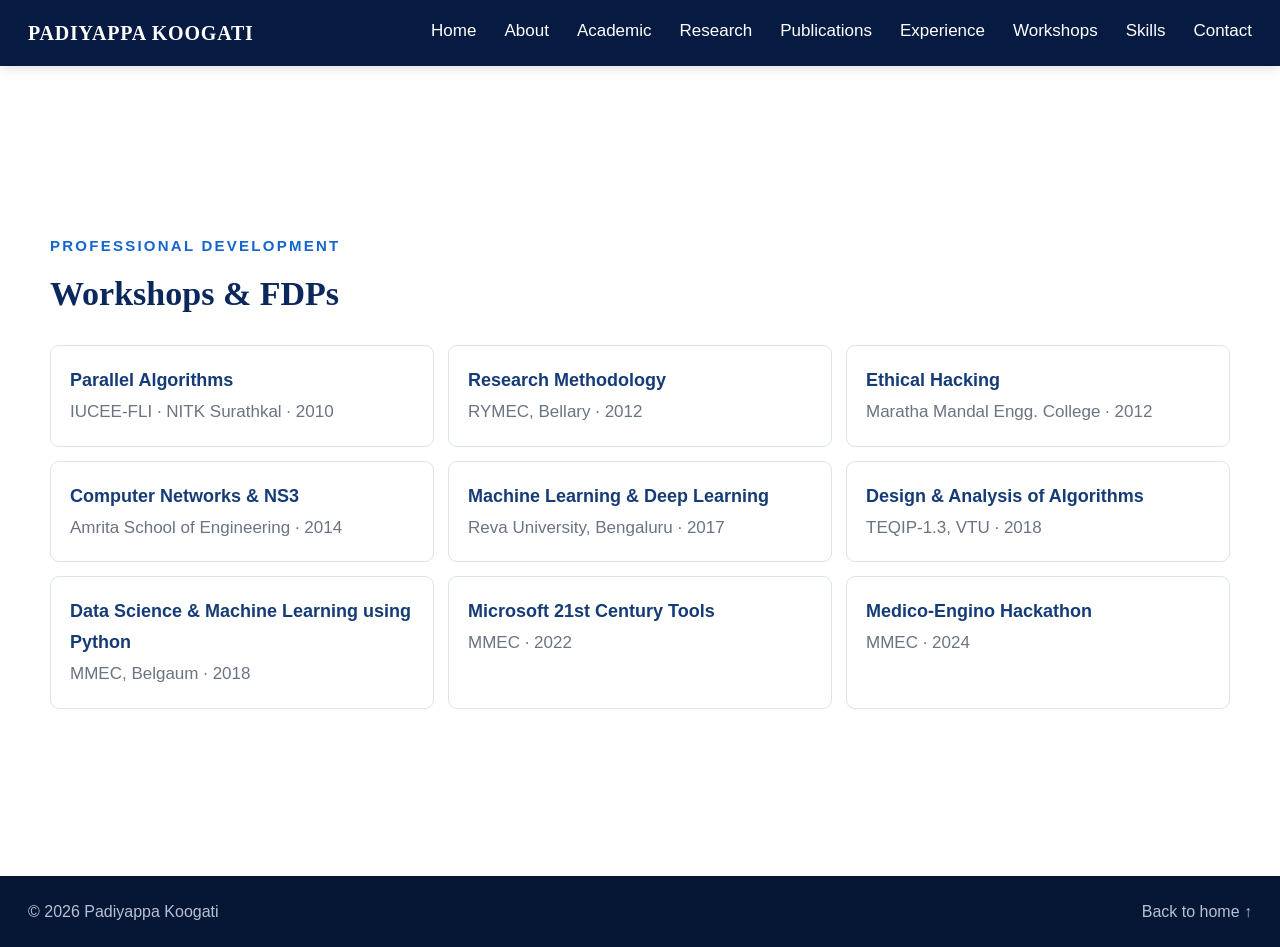
<file: workshops.html>
<!DOCTYPE html>
<html lang="en">
<head>
<meta charset="UTF-8">
<meta name="viewport" content="width=device-width, initial-scale=1.0">
<meta name="description" content="Academic personal website of Padiyappa Koogati">
<title>Padiyappa Koogati | Workshops</title>
<link rel="stylesheet" href="style.css">

<style>
body { font-size: 18px !important; line-height: 1.7 !important; }
.nav-links a { font-size: 17px !important; }
.brand { font-size: 20px !important; }
.small-label { font-size: 15px !important; }
.hero h1 { font-size: 52px !important; line-height: 1.05 !important; }
.hero h2 { font-size: 27px !important; line-height: 1.35 !important; }
.hero .intro { font-size: 20px !important; line-height: 1.7 !important; }
.section h2, .contact h2 { font-size: 34px !important; line-height: 1.25 !important; }
.section h3, .contact h3 { font-size: 21px !important; }
p, li { font-size: 18px !important; }
table { font-size: 17px !important; }
th, td { padding: 14px 16px !important; }
.quick-card b { font-size: 17px !important; }
.quick-card small { font-size: 15px !important; }
.interest p, .subjects p, .experience-list p, .experience-list small,
.admin-grid span, .publication p, .pub-grid li, .workshop-grid span,
.skill-block p, .contact-details p, .social-note { font-size: 17px !important; }
.btn { font-size: 17px !important; }
footer { font-size: 16px !important; }

/* Make each menu item a separate page */
.page-section { min-height: calc(100vh - 90px); display:flex; align-items:flex-start; }
</style>

</head>
<body>
<header class="topbar">
<nav class="nav">
<a class="brand" href="home.html">PADIYAPPA KOOGATI</a>
<button class="menu-btn" aria-label="Open menu">☰</button>
<div class="nav-links">
<a href="home.html">Home</a>
<a href="about.html">About</a>
<a href="academic.html">Academic</a>
<a href="research.html">Research</a>
<a href="publications.html">Publications</a>
<a href="experience.html">Experience</a>
<a href="workshops.html" class="active">Workshops</a>
<a href="skills.html">Skills</a>
<a href="contact.html">Contact</a>
</div>
</nav>
</header>
<main>
<section class="page-section section">
  <div class="section-inner">
    <p class="small-label">PROFESSIONAL DEVELOPMENT</p>
    <h2>Workshops &amp; FDPs</h2>
    <div class="workshop-grid">
      <div><b>Parallel Algorithms</b><span>IUCEE-FLI · NITK Surathkal · 2010</span></div>
      <div><b>Research Methodology</b><span>RYMEC, Bellary · 2012</span></div>
      <div><b>Ethical Hacking</b><span>Maratha Mandal Engg. College · 2012</span></div>
      <div><b>Computer Networks &amp; NS3</b><span>Amrita School of Engineering · 2014</span></div>
      <div><b>Machine Learning &amp; Deep Learning</b><span>Reva University, Bengaluru · 2017</span></div>
      <div><b>Design &amp; Analysis of Algorithms</b><span>TEQIP-1.3, VTU · 2018</span></div>
      <div><b>Data Science &amp; Machine Learning using Python</b><span>MMEC, Belgaum · 2018</span></div>
      <div><b>Microsoft 21st Century Tools</b><span>MMEC · 2022</span></div>
      <div><b>Medico-Engino Hackathon</b><span>MMEC · 2024</span></div>
    </div>
  </div>
</section>
</main>
<footer><span>© 2026 Padiyappa Koogati</span><a href="home.html">Back to home ↑</a></footer>

<script>
const btn=document.querySelector('.menu-btn');
const nav=document.querySelector('.nav-links');
if (btn) btn.addEventListener('click',()=>nav.classList.toggle('open'));
document.querySelectorAll('.nav-links a').forEach(a=>a.addEventListener('click',()=>nav.classList.remove('open')));
</script>

</body>
</html>
</file>
<file: style.css>
:root{
--navy:#071b42;--blue:#1464d2;--blue2:#0e55b9;--ink:#111827;--muted:#596575;
--line:#dce3ec;--bg:#fff;--soft:#f5f8fc;--dark:#07152f;--max:1180px;
}
*{box-sizing:border-box}html{scroll-behavior:smooth}body{margin:0;font-family:Arial,Helvetica,sans-serif;color:var(--ink);line-height:1.6;background:#fff}a{text-decoration:none;color:inherit}
.topbar{position:sticky;top:0;z-index:50;background:var(--navy);box-shadow:0 2px 12px #0002}.nav{height:66px;max-width:1450px;margin:auto;padding:0 28px;display:flex;align-items:center;justify-content:space-between}.brand{color:#fff;font-family:Georgia,serif;font-weight:700;font-size:22px;letter-spacing:.04em}.nav-links{display:flex;gap:28px;color:#fff;font-size:15px}.nav-links a{padding:22px 0;border-bottom:3px solid transparent}.nav-links a:hover{border-color:#1e9cff}.menu-btn{display:none;background:none;color:#fff;border:0;font-size:26px}
.hero{background:linear-gradient(120deg,#f7fbff,#edf5ff);position:relative;overflow:hidden}.hero:after{content:"";position:absolute;right:-80px;top:0;width:42%;height:100%;background:linear-gradient(135deg,transparent,#dbeaff55);pointer-events:none}.hero-inner{max-width:1180px;margin:auto;min-height:515px;padding:45px 28px;display:grid;grid-template-columns:330px 1fr 350px;gap:42px;align-items:center;position:relative;z-index:1}.portrait-wrap{display:flex;justify-content:center}.portrait{width:315px;height:375px;object-fit:cover;border-radius:50% / 45%;border:8px solid white;box-shadow:0 8px 30px #19385c33}.small-label{font-size:12px;font-weight:800;letter-spacing:.15em;color:var(--blue);margin:0 0 14px}.hero-main h1{font-family:Georgia,serif;font-size:58px;line-height:1.02;color:#082454;letter-spacing:.01em;margin:0}.hero-main h2{font-size:24px;line-height:1.45;color:#1768d0;margin:18px 0 12px}.blue-line{height:4px;width:98px;background:var(--blue);margin:15px 0 18px}.intro{max-width:570px;font-size:17px;color:#263548;margin:0}.buttons{display:flex;gap:14px;margin-top:25px;flex-wrap:wrap}.btn{padding:12px 22px;border-radius:6px;font-weight:700}.btn.primary{background:#09265a;color:#fff}.btn.outline{border:1px solid var(--blue);color:#124d9e;background:#fff}.hero-contact{font-size:16px}.contact-item{display:flex;gap:15px;margin:17px 0;align-items:center}.contact-item>span:first-child{font-size:22px;color:var(--blue)}.contact-item a:hover{color:var(--blue)}.hero-contact hr{border:0;border-top:1px solid #cbd5e1;margin:28px 0}.hero-contact h3{font-family:Georgia,serif;color:#09265a;font-size:21px}.socials{display:flex;gap:13px}.socials a{width:52px;height:52px;background:#fff;border-radius:50%;display:grid;place-items:center;color:#09265a;font-weight:800;box-shadow:0 3px 12px #0002}.socials a:hover{background:#e8f2ff;color:var(--blue)}.social-labels{display:flex;gap:17px;margin-top:8px;color:#333;font-size:11px;text-align:center}.social-labels span{width:52px}.social-note{font-size:11px;color:#64748b}
.section{padding:80px 28px}.section.light{background:var(--soft)}.section-inner{max-width:var(--max);margin:auto}.section h2{font-family:Georgia,serif;color:#0a285c;font-size:43px;line-height:1.12;margin:0 0 30px}.about-grid{display:grid;grid-template-columns:1.45fr .75fr;gap:70px}.about .text{font-size:17px;color:#364152;max-width:750px}.quick-card{background:#fff;border:1px solid #dce3ea;border-radius:12px;box-shadow:0 4px 15px #00000012;padding:18px}.quick-row{display:flex;gap:14px;padding:15px 0;border-bottom:1px solid #e3e7ed}.quick-row:last-child{border:0}.icon{font-size:22px;width:35px}.quick-row b{display:block;color:#12356f}.quick-row small{display:block;color:#697586;margin-top:3px}
.table-wrap{overflow:auto;background:#fff;border:1px solid #d3dbe5}.table-wrap table{width:100%;border-collapse:collapse;min-width:760px}.table-wrap th,.table-wrap td{border:1px solid #d5dce5;padding:14px;text-align:left}.table-wrap th{background:#e6ebf1;color:#13284a}.table-wrap td:first-child{font-weight:800}.gate{display:inline-block;margin-top:20px;background:#e9f2ff;color:#0b4fa7;padding:10px 15px;border-radius:7px;font-weight:700}
.interest-grid{display:grid;grid-template-columns:repeat(3,1fr);gap:18px}.interest{padding:26px;background:#fff;border:1px solid var(--line);border-radius:13px;box-shadow:0 2px 8px #00000005}.interest span{font-size:12px;font-weight:800;color:var(--blue)}.interest h3{color:#09265a;font-family:Georgia,serif;font-size:21px;margin:10px 0 6px}.interest p{color:var(--muted);font-size:14px;margin:0}.subjects{margin-top:24px;background:#eef5ff;border-left:4px solid var(--blue);padding:20px}.subjects h3{margin:0;color:#09265a}.subjects p{margin:5px 0 0;color:#4d5b6b}
.dark{background:var(--dark);color:#fff}.dark h2{color:#fff}.dark .small-label{color:#70b5ff}.experience-list{border-top:1px solid #ffffff22}.experience-list article{display:grid;grid-template-columns:140px 1fr;padding:24px 0;border-bottom:1px solid #ffffff22}.year{color:#6fb5ff;font-weight:800}.experience-list h3{font-size:22px;margin:0}.experience-list p{margin:2px 0;color:#d3dbea}.experience-list small{color:#9eabc0}.subheading{font-family:Georgia,serif;margin-top:42px}.admin-grid{display:grid;grid-template-columns:repeat(3,1fr);gap:13px}.admin-grid div{border:1px solid #ffffff1e;border-radius:8px;padding:18px}.admin-grid b,.admin-grid span{display:block}.admin-grid span{font-size:12px;color:#aab6c8;margin-top:5px}
.publication{display:grid;grid-template-columns:110px 1fr;gap:30px;background:#fff;border:1px solid var(--line);padding:30px;border-radius:12px}.pub-year{font-family:Georgia,serif;color:var(--blue);font-size:30px;font-weight:800}.publication h3{font-family:Georgia,serif;color:#09265a;font-size:24px;margin:0 0 7px}.publication p{color:#566274;margin:4px 0}.tag{display:inline-block;background:#e9f2ff;color:#0b4fa7;padding:4px 9px;border-radius:4px;font-size:11px;font-weight:800;margin-top:10px}.pub-grid{display:grid;grid-template-columns:1fr 1fr;gap:18px;margin-top:20px}.pub-grid>div{background:#fff;border:1px solid var(--line);padding:23px;border-radius:10px}.pub-grid h3{font-family:Georgia,serif;color:#09265a}.pub-grid li{color:#596575;margin:8px 0}
.workshop-grid{display:grid;grid-template-columns:repeat(3,1fr);gap:14px}.workshop-grid div{padding:19px;background:#fff;border:1px solid var(--line);border-radius:9px}.workshop-grid b{color:#153c76;display:block}.workshop-grid span{color:#6a7482;font-size:13px}
.skills-grid{display:grid;grid-template-columns:.8fr 1.2fr;gap:90px}.skill-block{padding:18px 0;border-bottom:1px solid var(--line)}.skill-block h3{font-family:Georgia,serif;color:#09265a;margin:0}.skill-block p{margin:3px 0;color:#5e6978}
.contact{background:linear-gradient(135deg,#dceeff,#edf6ff);padding:75px 28px}.contact-inner{max-width:var(--max);margin:auto;display:grid;grid-template-columns:1fr 1fr;gap:70px}.contact h2{font-family:Georgia,serif;font-size:58px;color:#09265a;margin:0}.contact-details{display:flex;flex-direction:column;justify-content:center;font-size:18px}.contact-details a{font-weight:800;color:#075bbf;margin:6px 0}.contact-details p{color:#526174}footer{background:#061735;color:#b6c2d3;padding:22px 28px;display:flex;justify-content:space-between;font-size:13px}
@media(max-width:1050px){.hero-inner{grid-template-columns:270px 1fr}.hero-contact{grid-column:1/-1;display:grid;grid-template-columns:1fr 1fr;gap:10px}.hero-contact hr,.hero-contact h3,.socials,.social-labels,.social-note{grid-column:1/-1}.hero-contact hr{margin:10px 0}.interest-grid{grid-template-columns:1fr 1fr}.workshop-grid{grid-template-columns:1fr 1fr}}
@media(max-width:760px){.nav-links{display:none;position:absolute;top:66px;left:15px;right:15px;background:#071b42;padding:14px;flex-direction:column;gap:0;border-radius:0 0 10px 10px}.nav-links.open{display:flex}.nav-links a{padding:10px}.menu-btn{display:block}.hero-inner,.about-grid,.skills-grid,.contact-inner{grid-template-columns:1fr;gap:30px}.hero-main h1{font-size:48px}.hero-contact{grid-column:auto;display:block}.portrait{width:250px;height:300px}.interest-grid,.admin-grid,.pub-grid,.workshop-grid{grid-template-columns:1fr}.publication{grid-template-columns:1fr;gap:10px}.section{padding:60px 20px}.section h2{font-size:36px}.contact h2{font-size:46px}footer{flex-direction:column;gap:8px}}
</file>
